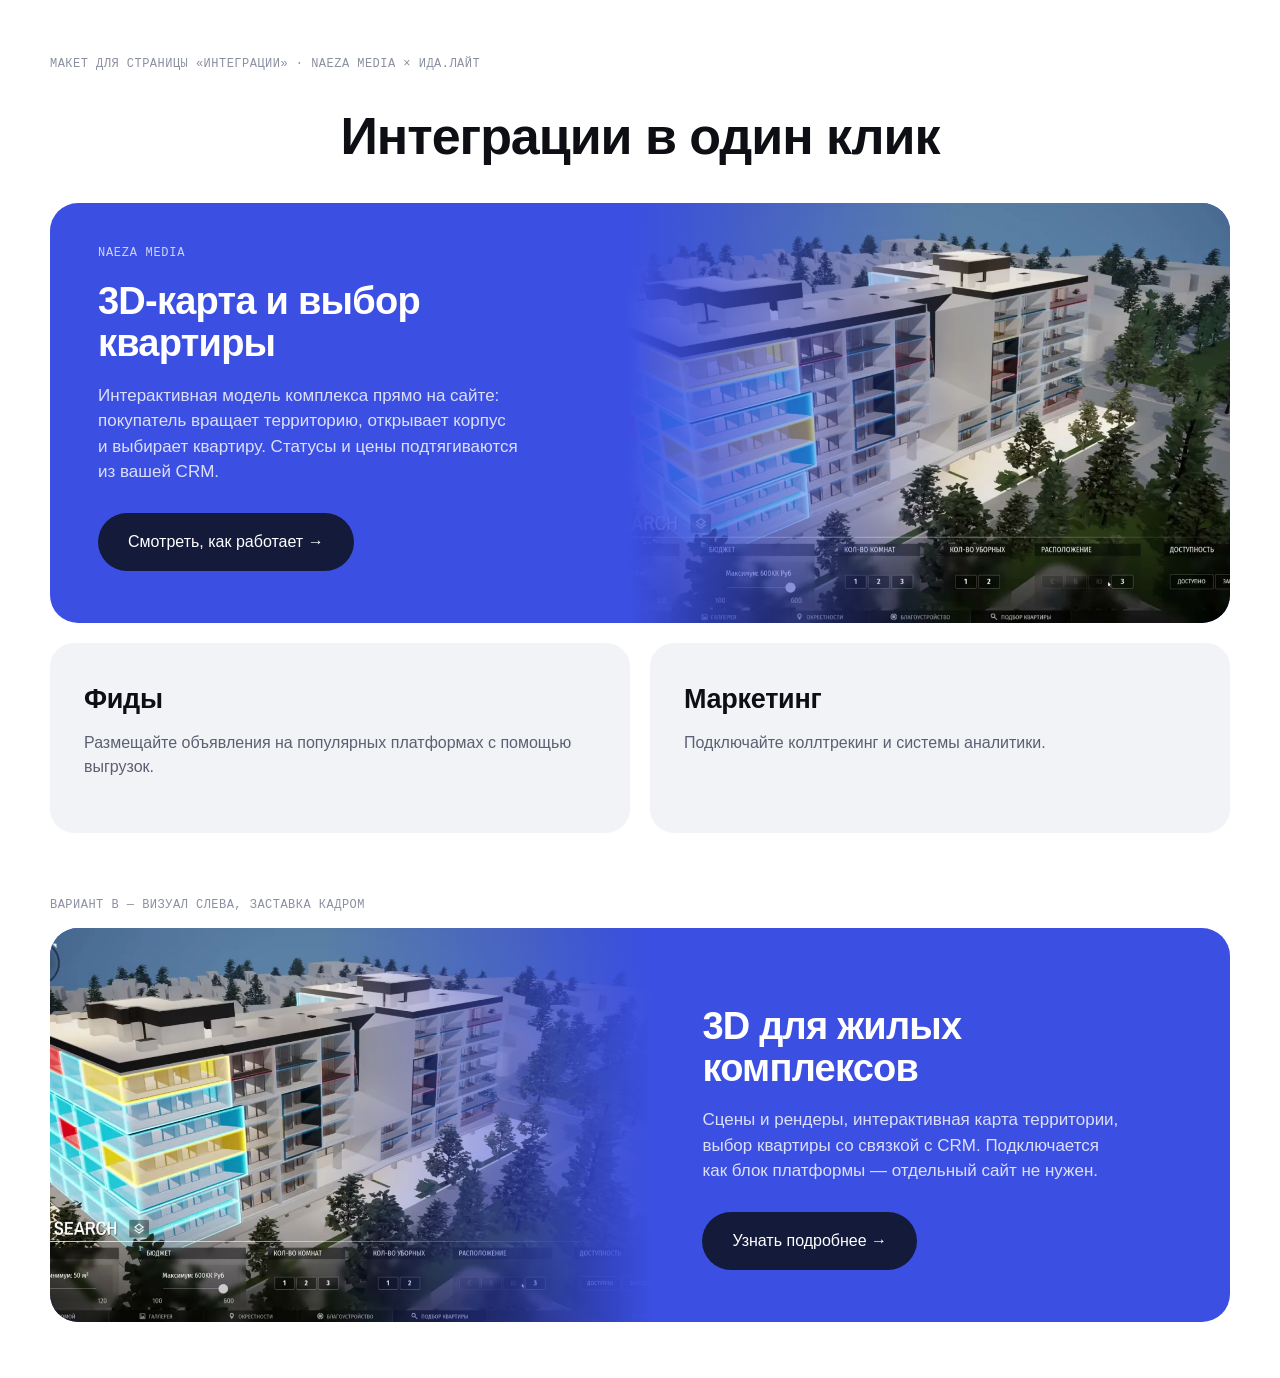
<file: block-idalite.html>
<!doctype html>
<html lang="ru">
<head>
<meta charset="utf-8">
<meta name="robots" content="noindex, nofollow">
<meta name="viewport" content="width=device-width, initial-scale=1">
<title>Блок на страницу «Интеграции» — Naeza Media × Ида.Лайт</title>
<style>
/* Стиль страницы idalite.ru: светлый фон, синие карточки со скруглением,
   крупный гротеск. Шрифты подобраны системные — у них свой, подставится их. */
*{box-sizing:border-box;margin:0;padding:0}
body{background:#fff;color:#0d0f14;
  font:400 17px/1.5 -apple-system,'Inter','Helvetica Neue',Arial,sans-serif;padding:56px 24px}
.page{max-width:1180px;margin:0 auto}
.note{font:500 12px/1.4 monospace;letter-spacing:.04em;text-transform:uppercase;
  color:#8b90a0;margin-bottom:14px}
h1{font-size:52px;line-height:1.05;letter-spacing:-0.02em;font-weight:700;text-align:center;
  margin:36px 0 40px}

/* ---------- сам блок ---------- */
.tile{background:#3b4fe3;border-radius:28px;overflow:hidden;color:#fff;
  display:grid;grid-template-columns:1fr 1.05fr;min-height:390px;position:relative}
.tile .txt{padding:52px 48px;display:flex;flex-direction:column;justify-content:space-between}
.tile h2{font-size:38px;line-height:1.1;letter-spacing:-0.02em;font-weight:700;margin-bottom:18px}
.tile p{font-size:17px;line-height:1.5;color:rgba(255,255,255,.82);max-width:420px}
.tile .btn{display:inline-flex;align-items:center;gap:10px;align-self:flex-start;
  background:#131a3a;color:#fff;border-radius:999px;padding:17px 30px;
  font-size:16px;font-weight:500;text-decoration:none;margin-top:28px;transition:.25s}
.tile .btn:hover{background:#0a0f28}
.tile .vis{position:relative;overflow:hidden}
.tile .vis video,.tile .vis img{position:absolute;inset:0;width:100%;height:100%;
  object-fit:cover;display:block}
.tile .vis::after{content:'';position:absolute;inset:0;
  background:linear-gradient(90deg,#3b4fe3 0%,rgba(59,79,227,.55) 22%,transparent 55%)}
.badge{position:absolute;left:48px;top:44px;font:500 12px/1 monospace;letter-spacing:.06em;
  text-transform:uppercase;color:rgba(255,255,255,.75)}
.tile .txt{padding-top:78px}

/* ---------- соседние блоки для контекста ---------- */
.row{display:grid;grid-template-columns:1fr 1fr;gap:20px;margin-top:20px}
.small{background:#f2f3f7;border-radius:24px;padding:36px 34px;min-height:190px}
.small h3{font-size:27px;font-weight:700;letter-spacing:-0.01em;margin-bottom:12px}
.small p{color:#5b6070;font-size:16px}

/* ---------- вариант B ---------- */
.alt{margin-top:64px}
.alt .tile{grid-template-columns:1.05fr 1fr}
.alt .tile .vis{order:-1}
.alt .tile .vis::after{background:linear-gradient(270deg,#3b4fe3 0%,rgba(59,79,227,.55) 22%,transparent 55%)}
.alt .tile .txt{padding-left:48px}

@media (max-width:900px){
  .tile{grid-template-columns:1fr}
  .tile .vis{min-height:240px;position:relative}
  .row{grid-template-columns:1fr}
  h1{font-size:34px}
  .tile h2{font-size:28px}
}
</style>
</head>
<body>
<div class="page">
  <div class="note">Макет для страницы «Интеграции» · Naeza Media × Ида.Лайт</div>
  <h1>Интеграции в один клик</h1>

  <!-- ВАРИАНТ A: визуал справа -->
  <div class="tile">
    <span class="badge">Naeza Media</span>
    <div class="txt">
      <div>
        <h2>3D-карта и выбор квартиры</h2>
        <p>Интерактивная модель комплекса прямо на сайте: покупатель вращает территорию,
           открывает корпус и выбирает квартиру. Статусы и цены подтягиваются из вашей CRM.</p>
      </div>
      <a class="btn" href="#">Смотреть, как работает →</a>
    </div>
    <div class="vis">
      <video src="media/units-loop.mp4" autoplay muted loop playsinline poster="media/units-still.webp"></video>
    </div>
  </div>

  <!-- соседние блоки страницы, для контекста -->
  <div class="row">
    <div class="small"><h3>Фиды</h3>
      <p>Размещайте объявления на популярных платформах с помощью выгрузок.</p></div>
    <div class="small"><h3>Маркетинг</h3>
      <p>Подключайте коллтрекинг и системы аналитики.</p></div>
  </div>

  <!-- ВАРИАНТ B: визуал слева, статичная заставка -->
  <div class="alt">
    <div class="note">Вариант B — визуал слева, заставка кадром</div>
    <div class="tile">
      <div class="vis"><img src="media/units-still.webp" alt=""></div>
      <div class="txt">
        <div>
          <h2>3D для жилых комплексов</h2>
          <p>Сцены и рендеры, интерактивная карта территории, выбор квартиры со связкой с CRM.
             Подключается как блок платформы — отдельный сайт не нужен.</p>
        </div>
        <a class="btn" href="#">Узнать подробнее →</a>
      </div>
    </div>
  </div>
</div>
</body>
</html>
</file>
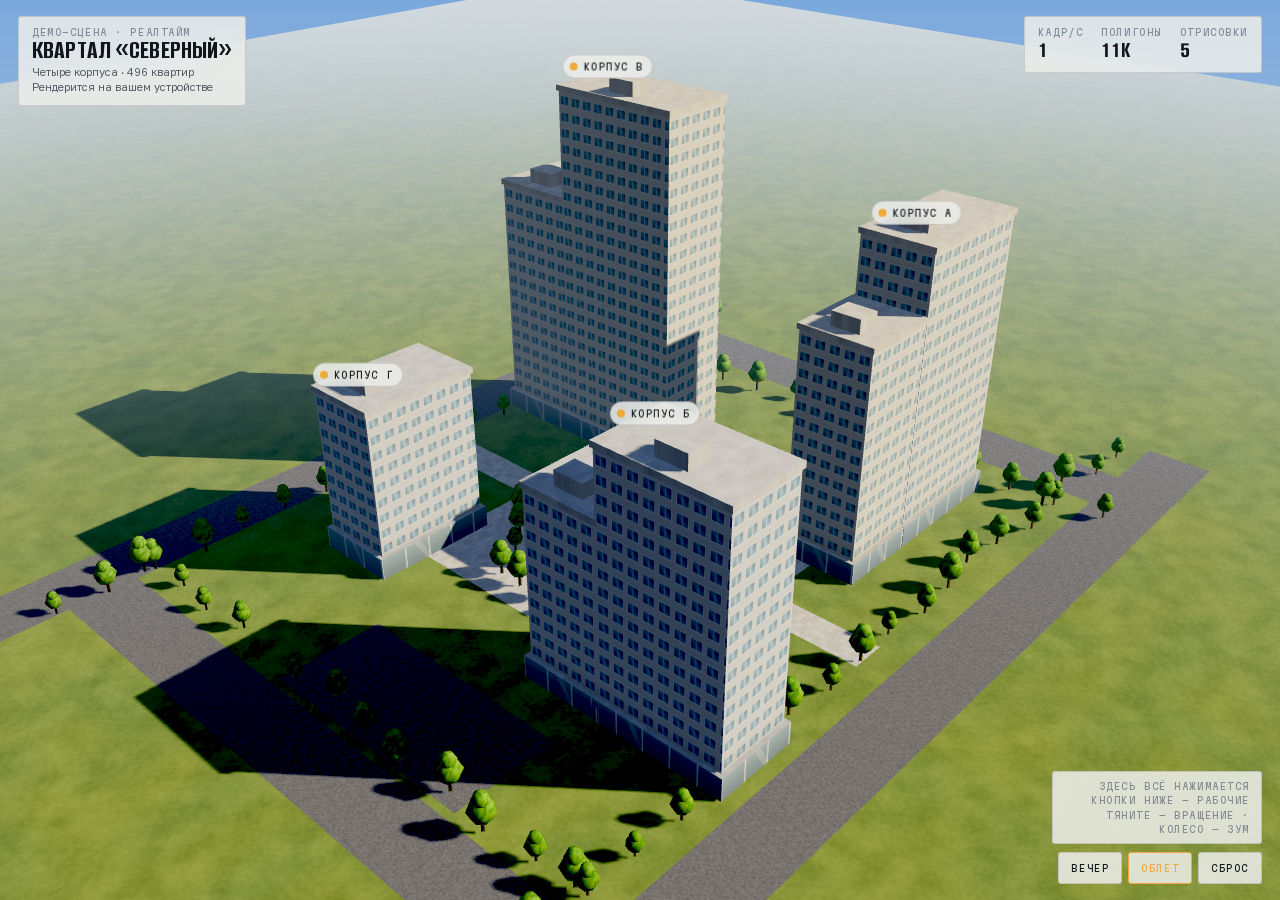
<file: demo/map.html>
<!doctype html>
<html lang="ru">
<head>
<meta charset="utf-8">
<meta name="viewport" content="width=device-width,initial-scale=1,viewport-fit=cover">
<meta name="robots" content="noindex">
<title>3D-карта квартала — демо</title>
<link rel="stylesheet" href="../fonts/fonts.css">
<style>html,body{height:100%;margin:0;padding:0;overflow:hidden;touch-action:none;overscroll-behavior:none}</style>
</head>
<body>
<style>

:root{
  --ink:#0E1116;
  --ink-2:#161B22;
  --line:rgba(255,255,255,.10);
  --fg:#EDEFF2;
  --fg-dim:#9AA1A9;
  --fg-mute:#6B737C;
  --amber:#F0A93B;
  --panel:rgba(14,17,22,.82);
  --ok:#5FBF8E;
  --hold:#E8B84B;
  --sold:#7A828B;
  --radius:3px;
}
:root[data-theme="light"]{
  --ink:#EDEEEA;
  --ink-2:#E2E4DE;
  --line:rgba(14,17,22,.14);
  --fg:#12151A;
  --fg-dim:#565D66;
  --fg-mute:#828A93;
  --panel:rgba(237,238,234,.86);
  --ok:#2E8B5F;
  --hold:#B98A17;
  --sold:#8A9099;
}
@media (prefers-color-scheme:light){
  :root{
    --ink:#EDEEEA; --ink-2:#E2E4DE; --line:rgba(14,17,22,.14);
    --fg:#12151A; --fg-dim:#565D66; --fg-mute:#828A93;
    --panel:rgba(237,238,234,.86);
    --ok:#2E8B5F; --hold:#B98A17; --sold:#8A9099;
  }
  :root[data-theme="dark"]{
    --ink:#0E1116; --ink-2:#161B22; --line:rgba(255,255,255,.10);
    --fg:#EDEFF2; --fg-dim:#9AA1A9; --fg-mute:#6B737C;
    --panel:rgba(14,17,22,.82);
    --ok:#5FBF8E; --hold:#E8B84B; --sold:#7A828B;
  }
}

*{box-sizing:border-box}
.wrap{
  position:relative; width:100%; height:100%; min-height:320px;
  background:var(--ink); color:var(--fg);
  font-family:'Golos Text',system-ui,sans-serif;
  overflow:hidden; user-select:none; -webkit-user-select:none;
  touch-action:none; -webkit-touch-callout:none;
}
#gl{position:absolute; inset:0; width:100%; height:100%; display:block; cursor:grab;
  touch-action:none; -webkit-tap-highlight-color:transparent}
#gl.dragging{cursor:grabbing}
#gl.pointing{cursor:pointer}

.mono{font-family:'Martian Mono',ui-monospace,monospace; font-size:9.5px; letter-spacing:.06em; text-transform:uppercase; color:var(--fg-mute)}

/* ---- top bar ---- */
.top{position:absolute; top:0; left:0; right:0; display:flex; justify-content:space-between;
  align-items:flex-start; gap:16px; padding:16px 18px; pointer-events:none; z-index:5}

.badge{pointer-events:auto; background:var(--panel); backdrop-filter:blur(14px);
  border:1px solid var(--line); border-radius:var(--radius); padding:9px 13px 10px}
.badge h1{font-family:'Alumni Sans',system-ui,sans-serif; font-weight:700; font-size:27px;
  line-height:.9; margin:0 0 3px; letter-spacing:.005em; text-transform:uppercase; text-wrap:balance}
.badge .sub{font-size:11px; color:var(--fg-dim); line-height:1.35}

.metrics{pointer-events:auto; background:var(--panel); backdrop-filter:blur(14px);
  border:1px solid var(--line); border-radius:var(--radius); padding:9px 13px 10px;
  display:grid; grid-template-columns:repeat(3,auto); gap:2px 18px}
.metrics .m{display:flex; flex-direction:column; gap:1px}
.metrics .v{font-family:'Alumni Sans',system-ui,sans-serif; font-weight:700; font-size:23px;
  line-height:1; font-variant-numeric:tabular-nums}
.metrics .v.good{color:var(--ok)}

/* ---- bottom controls ---- */
.bottom{position:absolute; left:0; right:0; bottom:0; padding:16px 18px;
  display:flex; justify-content:space-between; align-items:flex-end; gap:14px;
  pointer-events:none; z-index:5}

.card{pointer-events:none; background:var(--panel); backdrop-filter:blur(14px);
  border:1px solid var(--line); border-radius:var(--radius);
  width:272px; padding:14px 15px 15px; opacity:0; transform:translateY(8px);
  visibility:hidden;
  transition:opacity .28s ease, transform .28s ease, visibility 0s .28s}
/* while hidden the card must not sit on top of the scene swallowing touches */
.card.on{opacity:1; transform:none; visibility:visible; pointer-events:auto; transition-delay:0s}
.card .x{position:absolute; right:8px; top:8px; width:30px; height:30px; padding:0;
  display:flex; align-items:center; justify-content:center; cursor:pointer;
  background:transparent; border:1px solid var(--line); border-radius:50%;
  transition:border-color .16s, background-color .16s}
.card .x svg{width:13px; height:13px; stroke:var(--fg-dim); stroke-width:2; fill:none; stroke-linecap:round}
.card .x:hover{border-color:var(--amber)}
.card .x:hover svg{stroke:var(--amber)}
.card .x:focus-visible{outline:2px solid var(--amber); outline-offset:2px}
.card h2{font-family:'Alumni Sans',system-ui,sans-serif; font-weight:700; font-size:33px;
  line-height:.88; margin:5px 0 10px; text-transform:uppercase}
.rows{display:flex; flex-direction:column; gap:0; margin-bottom:12px}
.row{display:flex; justify-content:space-between; align-items:baseline; gap:10px;
  padding:6px 0; border-bottom:1px solid var(--line); font-size:12.5px}
.row:last-child{border-bottom:0}
.row .k{color:var(--fg-dim)}
.row .val{font-variant-numeric:tabular-nums; font-weight:600}
.bar{display:flex; height:5px; border-radius:2px; overflow:hidden; margin-bottom:7px}
.bar i{display:block; height:100%}
.legend{display:flex; gap:11px; flex-wrap:wrap; margin-bottom:12px}
.legend span{display:flex; align-items:center; gap:4px; font-size:10.5px; color:var(--fg-dim)}
.legend i{width:7px; height:7px; border-radius:1px; display:block}
.cta{display:block; width:100%; text-align:center; padding:9px; border-radius:2px;
  border:0; background:var(--amber); color:#12151A; font-family:'Golos Text',sans-serif;
  font-weight:600; font-size:12.5px; cursor:pointer; transition:filter .16s ease}
.cta:hover{filter:brightness(1.08)}
.cta:active{filter:brightness(.95)}

.tools{pointer-events:auto; display:flex; flex-direction:column; align-items:flex-end; gap:8px}
.hint{background:var(--panel); backdrop-filter:blur(14px); border:1px solid var(--line);
  border-radius:var(--radius); padding:7px 11px; max-width:210px; text-align:right; line-height:1.5}
.btns{display:flex; gap:6px}
.btn{pointer-events:auto; background:var(--panel); backdrop-filter:blur(14px);
  border:1px solid var(--line); border-radius:var(--radius); color:var(--fg);
  font-family:'Martian Mono',ui-monospace,monospace; font-size:9.5px; letter-spacing:.06em;
  text-transform:uppercase; padding:9px 12px; cursor:pointer; transition:border-color .16s, color .16s}
.btn:hover{border-color:var(--amber); color:var(--amber)}
.btn.on{border-color:var(--amber); color:var(--amber)}
.btn:focus-visible, .cta:focus-visible{outline:2px solid var(--amber); outline-offset:2px}

/* ---- clickable pins floating over each block ---- */
.pins{position:absolute; inset:0; pointer-events:none; z-index:4}
.pin{position:absolute; left:0; top:0; pointer-events:auto; cursor:pointer;
  display:flex; align-items:center; gap:6px; padding:5px 9px 5px 6px;
  background:var(--panel); backdrop-filter:blur(10px);
  border:1px solid var(--line); border-radius:100px;
  font-family:'Martian Mono',ui-monospace,monospace; font-size:9.5px; letter-spacing:.04em;
  text-transform:uppercase; color:var(--fg); white-space:nowrap;
  transform:translate(-50%,-50%); transition:border-color .16s, color .16s, opacity .2s}
.pin:hover, .pin.on{border-color:var(--amber); color:var(--amber)}
.pin i{width:8px; height:8px; border-radius:50%; background:var(--amber); flex:none; position:relative}
.pin i::after{content:''; position:absolute; inset:-4px; border-radius:50%;
  border:1px solid var(--amber); opacity:0}
.pins.idle .pin i::after{animation:ping 2.1s ease-out infinite}
@keyframes ping{0%{transform:scale(.6); opacity:.85} 70%{transform:scale(1.9); opacity:0} 100%{opacity:0}}
.pin.hidden{opacity:0; pointer-events:none}
.pin:focus-visible{outline:2px solid var(--amber); outline-offset:2px}
@media (prefers-reduced-motion:reduce){ .pins.idle .pin i::after{animation:none; opacity:.5} }
@media (max-width:720px){ .pin{font-size:8.5px; padding:4px 7px 4px 5px} }

.loader{position:absolute; inset:0; display:flex; align-items:center; justify-content:center;
  background:var(--ink); z-index:10; transition:opacity .5s ease}
.loader.off{opacity:0; pointer-events:none}
.loader .l{font-family:'Alumni Sans',system-ui,sans-serif; font-weight:700; font-size:34px;
  text-transform:uppercase; color:var(--fg-mute)}

.fallback{position:absolute; inset:0; display:none; align-items:center; justify-content:center;
  padding:32px; text-align:center; z-index:11; background:var(--ink)}
.fallback p{max-width:380px; line-height:1.6; color:var(--fg-dim); font-size:14px}

@media (max-width:720px){
  .top{padding:11px 12px; gap:8px}
  .metrics{gap:1px 10px; padding:7px 9px}
  .metrics .v{font-size:17px}
  .metrics .mono{font-size:8px; letter-spacing:.03em}
  .badge{padding:7px 10px 8px}
  .badge h1{font-size:19px}
  .badge .sub{display:none}
  .bottom{flex-direction:column; align-items:stretch; padding:12px}
  .tools{align-items:stretch; transition:opacity .22s ease, transform .22s ease}

  /* the card becomes a bottom sheet: slides up from the edge, stays compact */
  .card{position:absolute; left:0; right:0; bottom:0; width:auto;
    border-left:0; border-right:0; border-bottom:0; border-radius:4px 4px 0 0;
    padding:13px 14px calc(13px + env(safe-area-inset-bottom, 0px));
    transform:translateY(101%);
    transition:transform .3s cubic-bezier(.22,.7,.3,1), opacity .2s ease, visibility 0s .3s}
  .card.on{transform:translateY(0); transition-delay:0s}
  .card h2{font-size:26px; margin:3px 0 8px}
  .card .row{padding:5px 0; font-size:12px}
  .card .rows{margin-bottom:10px}
  .card .legend{gap:8px; margin-bottom:10px; font-size:10px}
  .card .x{width:34px; height:34px; right:10px; top:10px}
  /* while the sheet is up the controls step aside instead of hiding under it */
  .wrap.picked .tools{opacity:0; pointer-events:none; transform:translateY(10px)}
  .hint{max-width:none; text-align:center; padding:6px 10px;
    display:flex; flex-wrap:wrap; justify-content:center; gap:2px 10px}
  .hint br{display:none}
  .hint span{white-space:nowrap}
  .hint span + span::before{content:'· '; color:var(--fg-mute)}
  .btns{justify-content:stretch}
  .btn{flex:1}
}
/* narrow screens: the metric block collapses to one compact row of figures */
@media (max-width:560px){
  .top{align-items:center}
  .badge{flex:0 1 auto; min-width:0}
  .metrics{flex:none; display:flex; align-items:baseline; gap:8px; padding:6px 9px}
  .metrics .m{flex-direction:row; align-items:baseline; gap:3px}
  .metrics .m .mono{display:none}
  .metrics .m::after{font-family:'Martian Mono',ui-monospace,monospace; font-size:8px;
    color:var(--fg-mute); letter-spacing:.03em}
  .metrics .m:nth-child(1)::after{content:'FPS'}
  .metrics .m:nth-child(2)::after{content:'ПОЛИГ'}
  .metrics .m:nth-child(3){display:none}   /* no room for draw calls next to the title */
  .metrics .v{font-size:15px}
}
@media (prefers-reduced-motion:reduce){
  .card{transition:none}
}
</style>

<div class="wrap">
  <canvas id="gl"></canvas>
  <div class="pins idle" id="pins"></div>

  <div class="loader" id="loader"><div class="l">Сборка сцены</div></div>
  <div class="fallback" id="fallback">
    <p>Этот браузер не поддерживает WebGL2. Демо-сцена рендерится видеокартой устройства — включите аппаратное ускорение или откройте страницу в Chrome, Safari или Firefox.</p>
  </div>

  <div class="top">
    <div class="badge">
      <div class="mono">Демо-сцена · реалтайм</div>
      <h1>Квартал «Северный»</h1>
      <div class="sub">Четыре корпуса · 496 квартир<br>Рендерится на вашем устройстве</div>
    </div>
    <div class="metrics">
      <div class="m"><span class="mono">Кадр/с</span><span class="v good" id="mFps">—</span></div>
      <div class="m"><span class="mono">Полигоны</span><span class="v" id="mTris">—</span></div>
      <div class="m"><span class="mono">Отрисовки</span><span class="v" id="mDraws">—</span></div>
    </div>
  </div>

  <div class="bottom">
    <div class="card" id="card">
      <button class="x" id="cClose" type="button" aria-label="Закрыть карточку">
        <svg viewBox="0 0 24 24" aria-hidden="true"><path d="M6 6l12 12M18 6L6 18"/></svg>
      </button>
      <div class="mono" id="cLabel">Корпус</div>
      <h2 id="cName">—</h2>
      <div class="rows">
        <div class="row"><span class="k">Этажей</span><span class="val" id="cFloors">—</span></div>
        <div class="row"><span class="k">Квартир</span><span class="val" id="cFlats">—</span></div>
        <div class="row"><span class="k">Цена от</span><span class="val" id="cPrice">—</span></div>
        <div class="row"><span class="k">Срок сдачи</span><span class="val" id="cDate">—</span></div>
      </div>
      <div class="bar" id="cBar"></div>
      <div class="legend">
        <span><i style="background:var(--ok)"></i>свободно <b id="cFree">—</b></span>
        <span><i style="background:var(--hold)"></i>бронь <b id="cHold">—</b></span>
        <span><i style="background:var(--sold)"></i>продано <b id="cSold">—</b></span>
      </div>
      <button class="cta" id="cCta">Выбрать квартиру</button>
    </div>

    <div class="tools">
      <div class="hint mono"><span>Здесь всё нажимается</span><br><span>Кнопки ниже — рабочие</span><br><span>Тяните — вращение · колесо — зум</span></div>
      <div class="btns">
        <button class="btn" id="bTime">Вечер</button>
        <button class="btn" id="bOrbit">Облёт</button>
        <button class="btn" id="bReset">Сброс</button>
      </div>
    </div>
  </div>
</div>

<script>
(function(){
"use strict";

const canvas = document.getElementById('gl');
const gl = canvas.getContext('webgl2', {antialias:true, alpha:false, powerPreference:'high-performance'});
if(!gl){ document.getElementById('fallback').style.display='flex'; document.getElementById('loader').classList.add('off'); return; }

const REDUCED = window.matchMedia('(prefers-reduced-motion: reduce)').matches;

/* ============================ math ============================ */
const M4 = {
  ident(){ return new Float32Array([1,0,0,0, 0,1,0,0, 0,0,1,0, 0,0,0,1]); },
  mul(a,b,out){
    out = out || new Float32Array(16);
    for(let i=0;i<4;i++){
      const a0=a[i],a1=a[i+4],a2=a[i+8],a3=a[i+12];
      out[i]    = a0*b[0]  + a1*b[1]  + a2*b[2]  + a3*b[3];
      out[i+4]  = a0*b[4]  + a1*b[5]  + a2*b[6]  + a3*b[7];
      out[i+8]  = a0*b[8]  + a1*b[9]  + a2*b[10] + a3*b[11];
      out[i+12] = a0*b[12] + a1*b[13] + a2*b[14] + a3*b[15];
    }
    return out;
  },
  persp(fovy, aspect, near, far){
    const f = 1/Math.tan(fovy/2), nf = 1/(near-far);
    return new Float32Array([f/aspect,0,0,0, 0,f,0,0, 0,0,(far+near)*nf,-1, 0,0,2*far*near*nf,0]);
  },
  ortho(l,r,b,t,n,f){
    return new Float32Array([
      2/(r-l),0,0,0,
      0,2/(t-b),0,0,
      0,0,-2/(f-n),0,
      -(r+l)/(r-l), -(t+b)/(t-b), -(f+n)/(f-n), 1
    ]);
  },
  look(eye, at, up){
    let zx=eye[0]-at[0], zy=eye[1]-at[1], zz=eye[2]-at[2];
    let l = Math.hypot(zx,zy,zz) || 1; zx/=l; zy/=l; zz/=l;
    let xx = up[1]*zz - up[2]*zy, xy = up[2]*zx - up[0]*zz, xz = up[0]*zy - up[1]*zx;
    l = Math.hypot(xx,xy,xz) || 1; xx/=l; xy/=l; xz/=l;
    const yx = zy*xz - zz*xy, yy = zz*xx - zx*xz, yz = zx*xy - zy*xx;
    return new Float32Array([
      xx,yx,zx,0, xy,yy,zy,0, xz,yz,zz,0,
      -(xx*eye[0]+xy*eye[1]+xz*eye[2]),
      -(yx*eye[0]+yy*eye[1]+yz*eye[2]),
      -(zx*eye[0]+zy*eye[1]+zz*eye[2]), 1
    ]);
  }
};
const clamp = (v,a,b)=> v<a?a:(v>b?b:v);
const lerp = (a,b,t)=> a+(b-a)*t;

/* ============================ scene data ============================ */
const BUILDINGS = [
  { id:1, name:'Корпус А', floors:17, flats:136, free:34, hold:11, price:'4,9 млн ₽', date:'IV кв. 2027',
    x:-38, z:-30, w:44, d:15, rot:0, steps:[[0,1,17],[1,0.62,13]] },
  { id:2, name:'Корпус Б', floors:14, flats:112, free:21, hold:8,  price:'5,2 млн ₽', date:'II кв. 2027',
    x:34, z:-34, w:15, d:40, rot:0, steps:[[0,1,14],[1,0.7,10]] },
  { id:3, name:'Корпус В', floors:22, flats:176, free:58, hold:17, price:'4,6 млн ₽', date:'III кв. 2028',
    x:-30, z:36, w:16, d:46, rot:0, steps:[[0,1,22],[1,0.55,15]] },
  { id:4, name:'Корпус Г', floors:9,  flats:72,  free:12, hold:5,  price:'6,8 млн ₽', date:'I кв. 2027',
    x:36, z:34, w:38, d:15, rot:0, steps:[[0,1,9]] }
];
const FLOOR_H = 3.2;

/* ============================ geometry builder ============================ */
function Mesh(){ this.p=[]; this.n=[]; this.uv=[]; this.a=[]; this.idx=[]; this.count=0; }
Mesh.prototype.vert = function(px,py,pz, nx,ny,nz, u,v, type, id){
  this.p.push(px,py,pz); this.n.push(nx,ny,nz); this.uv.push(u,v); this.a.push(type,id);
  return this.count++;
};
Mesh.prototype.quad = function(v0,v1,v2,v3){ this.idx.push(v0,v1,v2, v0,v2,v3); };

// axis-aligned box; type: 0 facade, 1 concrete/roof, 2 glass, 3 ground-ish
function addBox(m, cx,cy,cz, sx,sy,sz, type, id, uScale, skipBottom){
  const hx=sx/2, hy=sy/2, hz=sz/2;
  const x0=cx-hx, x1=cx+hx, y0=cy-hy, y1=cy+hy, z0=cz-hz, z1=cz+hz;
  const us = uScale || 1;
  // one texture tile = 4 window modules (12 m) x 4 floors (12.8 m)
  const uW = sx/12.0*us, uD = sz/12.0*us, uH = sy/(FLOOR_H*4);

  // +z / -z  (uv: width x height)
  let a=m.vert(x0,y0,z1, 0,0,1, 0,0, type,id),
      b=m.vert(x1,y0,z1, 0,0,1, uW,0, type,id),
      c=m.vert(x1,y1,z1, 0,0,1, uW,uH, type,id),
      d=m.vert(x0,y1,z1, 0,0,1, 0,uH, type,id);
  m.quad(a,b,c,d);
  a=m.vert(x1,y0,z0, 0,0,-1, 0,0, type,id);
  b=m.vert(x0,y0,z0, 0,0,-1, uW,0, type,id);
  c=m.vert(x0,y1,z0, 0,0,-1, uW,uH, type,id);
  d=m.vert(x1,y1,z0, 0,0,-1, 0,uH, type,id);
  m.quad(a,b,c,d);
  // +x / -x
  a=m.vert(x1,y0,z1, 1,0,0, 0,0, type,id);
  b=m.vert(x1,y0,z0, 1,0,0, uD,0, type,id);
  c=m.vert(x1,y1,z0, 1,0,0, uD,uH, type,id);
  d=m.vert(x1,y1,z1, 1,0,0, 0,uH, type,id);
  m.quad(a,b,c,d);
  a=m.vert(x0,y0,z0, -1,0,0, 0,0, type,id);
  b=m.vert(x0,y0,z1, -1,0,0, uD,0, type,id);
  c=m.vert(x0,y1,z1, -1,0,0, uD,uH, type,id);
  d=m.vert(x0,y1,z0, -1,0,0, 0,uH, type,id);
  m.quad(a,b,c,d);
  // top
  a=m.vert(x0,y1,z1, 0,1,0, 0,0, 1,id);
  b=m.vert(x1,y1,z1, 0,1,0, uW,0, 1,id);
  c=m.vert(x1,y1,z0, 0,1,0, uW,uD, 1,id);
  d=m.vert(x0,y1,z0, 0,1,0, 0,uD, 1,id);
  m.quad(a,b,c,d);
  if(!skipBottom){
    a=m.vert(x0,y0,z0, 0,-1,0, 0,0, 1,id);
    b=m.vert(x1,y0,z0, 0,-1,0, uW,0, 1,id);
    c=m.vert(x1,y0,z1, 0,-1,0, uW,uD, 1,id);
    d=m.vert(x0,y0,z1, 0,-1,0, 0,uD, 1,id);
    m.quad(a,b,c,d);
  }
}

function addPlate(m, cx,cy,cz, sx,sz, type, id, uScale){
  const hx=sx/2, hz=sz/2, us=uScale||1;
  const a=m.vert(cx-hx,cy,cz+hz, 0,1,0, 0,0, type,id),
        b=m.vert(cx+hx,cy,cz+hz, 0,1,0, sx/us,0, type,id),
        c=m.vert(cx+hx,cy,cz-hz, 0,1,0, sx/us,sz/us, type,id),
        d=m.vert(cx-hx,cy,cz-hz, 0,1,0, 0,sz/us, type,id);
  m.quad(a,b,c,d);
}

/* ---- build the estate ---- */
const world = new Mesh();
const boxes = []; // for raycast picking: {min,max,id}

function pushAABB(cx,cy,cz,sx,sy,sz,id){
  boxes.push({min:[cx-sx/2, cy-sy/2, cz-sz/2], max:[cx+sx/2, cy+sy/2, cz+sz/2], id:id});
}

// ground — oversized so the horizon dissolves into fog instead of ending in mid-air
addPlate(world, 0,-0.02,0, 900,900, 3, 0, 12);
addPlate(world, 0,0,0, 260,200, 3, 0, 12);

// courtyard paving + paths
addPlate(world, 0,0.04,0, 62,58, 4, 0, 6);
addPlate(world, 0,0.05,-64, 200,13, 5, 0, 8);   // main road north
addPlate(world, 0,0.05,66, 200,13, 5, 0, 8);    // road south
addPlate(world, -78,0.05,0, 13,140, 5, 0, 8);   // road west
addPlate(world, 78,0.05,0, 13,140, 5, 0, 8);    // road east
addPlate(world, 0,0.06,-30, 7,44, 4, 0, 5);
addPlate(world, 0,0.06,30, 7,44, 4, 0, 5);
// playground
addPlate(world, -14,0.07,4, 20,16, 6, 0, 5);
// parking bays
addPlate(world, 60,0.06,-6, 20,44, 5, 0, 4);

// buildings
for(const B of BUILDINGS){
  const stepCount = B.steps.length;
  for(let s=0;s<stepCount;s++){
    const [off, frac, fl] = B.steps[s];
    const h = fl*FLOOR_H;
    const isCross = B.w > B.d;
    const segW = isCross ? B.w*(s===0?0.62:0.38) : B.w;
    const segD = isCross ? B.d : B.d*(s===0?0.62:0.38);
    const cx = isCross ? B.x - B.w/2 + (s===0? segW/2 : B.w - segW/2) : B.x;
    const cz = isCross ? B.z : B.z - B.d/2 + (s===0? segD/2 : B.d - segD/2);
    // stylobate (commercial ground floor, glass)
    addBox(world, cx, 2.2, cz, segW+1.6, 4.4, segD+1.6, 2, B.id, 1, true);
    // main volume
    addBox(world, cx, 4.4 + h/2, cz, segW, h, segD, 0, B.id, 1, true);
    // parapet
    addBox(world, cx, 4.4 + h + 0.55, cz, segW+0.7, 1.1, segD+0.7, 1, B.id, 1, true);
    // rooftop tech block
    addBox(world, cx + segW*0.2, 4.4 + h + 2.3, cz, Math.min(segW*0.3, 7), 3.2, Math.min(segD*0.4, 6), 1, B.id, 1, true);
    pushAABB(cx, (4.4+h+1.2)/2, cz, segW+1.6, 4.4+h+2.4, segD+1.6, B.id);
  }
}

// trees (instanced separately) — positions
const trees = [];
(function seedTrees(){
  let seed = 20260818;
  const rnd = ()=> (seed = (seed*1664525 + 1013904223) >>> 0) / 4294967296;
  const spots = [];
  // courtyard ring
  for(let i=0;i<26;i++){
    const a = i/26*Math.PI*2;
    spots.push([Math.cos(a)*(24+rnd()*5), Math.sin(a)*(22+rnd()*5)]);
  }
  // along roads
  for(let i=0;i<20;i++){ spots.push([-92+i*9.4, -54+rnd()*4]); }
  for(let i=0;i<20;i++){ spots.push([-92+i*9.4, 56+rnd()*4]); }
  for(let i=0;i<14;i++){ spots.push([-68+rnd()*4, -62+i*9.4]); }
  for(let i=0;i<14;i++){ spots.push([66+rnd()*4, -62+i*9.4]); }
  for(const [x,z] of spots){
    // skip if inside a building footprint
    let bad=false;
    for(const b of boxes){
      if(x> b.min[0]-3 && x< b.max[0]+3 && z> b.min[2]-3 && z< b.max[2]+3){ bad=true; break; }
    }
    if(bad) continue;
    trees.push({x:x, z:z, s:0.8+rnd()*0.55, r:rnd()*6.28});
  }
})();

/* ============================ textures ============================ */
function makeFacade(night){
  const S = 1024, c = document.createElement('canvas');
  c.width = c.height = S;
  const g = c.getContext('2d');
  const MOD = 4;               // 4 window modules across, 4 floors up
  const cw = S/MOD, ch = S/MOD;

  if(night){ g.fillStyle = '#000000'; g.fillRect(0,0,S,S); }
  else {
    // concrete base with subtle vertical banding
    g.fillStyle = '#93938E'; g.fillRect(0,0,S,S);
    for(let i=0;i<2600;i++){
      const x=Math.random()*S, y=Math.random()*S;
      g.fillStyle = 'rgba(0,0,0,'+(Math.random()*0.06)+')';
      g.fillRect(x,y,Math.random()*7+1,Math.random()*2+1);
    }
  }

  let seed = 991;
  const rnd = ()=> (seed = (seed*1103515245 + 12345) >>> 0) / 4294967296;

  for(let fy=0; fy<MOD; fy++){
    for(let fx=0; fx<MOD; fx++){
      const x = fx*cw, y = fy*ch;
      const wx = x + cw*0.14, wy = y + ch*0.16, ww = cw*0.72, wh = ch*0.56;
      const lit = rnd();
      if(night){
        if(lit > 0.42){
          const warm = lit > 0.86 ? '#FFE3AE' : (lit>0.62 ? '#FFCE86' : '#F5B45F');
          const grd = g.createLinearGradient(wx, wy, wx, wy+wh);
          grd.addColorStop(0, warm); grd.addColorStop(1, 'rgba(240,169,59,0.62)');
          g.fillStyle = grd; g.fillRect(wx, wy, ww, wh);
          // curtain silhouette
          if(rnd()>0.62){ g.fillStyle='rgba(60,35,10,0.34)'; g.fillRect(wx, wy, ww*(0.2+rnd()*0.3), wh); }
        }
        // balcony rail glow spill
        if(fy%2===1 && rnd()>0.55){
          g.fillStyle='rgba(240,169,59,0.10)';
          g.fillRect(x+cw*0.06, y+ch*0.74, cw*0.88, ch*0.12);
        }
      } else {
        // glass — darker and bluer so windows read as openings, not grey patches
        const grd = g.createLinearGradient(wx, wy, wx+ww, wy+wh);
        grd.addColorStop(0, '#2C3E4C'); grd.addColorStop(0.5, '#4E6A7B'); grd.addColorStop(1, '#22313C');
        g.fillStyle = grd; g.fillRect(wx, wy, ww, wh);
        // frame
        g.strokeStyle = '#D2D1CB'; g.lineWidth = Math.max(2, cw*0.028);
        g.strokeRect(wx, wy, ww, wh);
        // mullion
        g.beginPath(); g.moveTo(wx+ww*0.5, wy); g.lineTo(wx+ww*0.5, wy+wh); g.stroke();
        // reveal shadow under sill
        g.fillStyle='rgba(0,0,0,0.13)'; g.fillRect(wx, wy+wh, ww, ch*0.045);
        // balcony slab every other floor
        if(fy%2===1){
          g.fillStyle = '#9A9C99'; g.fillRect(x+cw*0.06, y+ch*0.74, cw*0.88, ch*0.10);
          g.fillStyle = 'rgba(0,0,0,0.16)'; g.fillRect(x+cw*0.06, y+ch*0.84, cw*0.88, ch*0.03);
          g.strokeStyle='rgba(80,86,90,0.75)'; g.lineWidth=Math.max(1.4,cw*0.014);
          for(let b=0;b<9;b++){
            const bx = x+cw*0.08 + b*(cw*0.84/8);
            g.beginPath(); g.moveTo(bx, y+ch*0.60); g.lineTo(bx, y+ch*0.74); g.stroke();
          }
        }
        // floor slab line
        g.fillStyle='rgba(0,0,0,0.07)'; g.fillRect(x, y+ch-2, cw, 2);
      }
    }
  }
  return c;
}

function makeGlass(){
  const S=512, c=document.createElement('canvas'); c.width=c.height=S;
  const g=c.getContext('2d');
  const grd=g.createLinearGradient(0,0,0,S);
  grd.addColorStop(0,'#43555F'); grd.addColorStop(0.5,'#6E8794'); grd.addColorStop(1,'#33424B');
  g.fillStyle=grd; g.fillRect(0,0,S,S);
  g.strokeStyle='rgba(226,226,220,0.85)'; g.lineWidth=6;
  for(let i=0;i<=4;i++){ const x=i*S/4; g.beginPath(); g.moveTo(x,0); g.lineTo(x,S); g.stroke(); }
  g.lineWidth=5; g.beginPath(); g.moveTo(0,S*0.78); g.lineTo(S,S*0.78); g.stroke();
  g.strokeStyle='rgba(255,255,255,0.16)'; g.lineWidth=26;
  g.beginPath(); g.moveTo(-S*0.1,S); g.lineTo(S*0.55,-S*0.1); g.stroke();
  return c;
}

function texFrom(cnv, aniso){
  const t = gl.createTexture();
  gl.bindTexture(gl.TEXTURE_2D, t);
  gl.texImage2D(gl.TEXTURE_2D, 0, gl.RGBA, gl.RGBA, gl.UNSIGNED_BYTE, cnv);
  gl.generateMipmap(gl.TEXTURE_2D);
  gl.texParameteri(gl.TEXTURE_2D, gl.TEXTURE_WRAP_S, gl.REPEAT);
  gl.texParameteri(gl.TEXTURE_2D, gl.TEXTURE_WRAP_T, gl.REPEAT);
  gl.texParameteri(gl.TEXTURE_2D, gl.TEXTURE_MIN_FILTER, gl.LINEAR_MIPMAP_LINEAR);
  gl.texParameteri(gl.TEXTURE_2D, gl.TEXTURE_MAG_FILTER, gl.LINEAR);
  const ext = gl.getExtension('EXT_texture_filter_anisotropic');
  if(ext){
    const max = gl.getParameter(ext.MAX_TEXTURE_MAX_ANISOTROPY_EXT);
    gl.texParameterf(gl.TEXTURE_2D, ext.TEXTURE_MAX_ANISOTROPY_EXT, Math.min(8, max));
  }
  return t;
}

/* ============================ shaders ============================ */
function sh(type, src){
  const s = gl.createShader(type);
  gl.shaderSource(s, src); gl.compileShader(s);
  if(!gl.getShaderParameter(s, gl.COMPILE_STATUS)) throw new Error(gl.getShaderInfoLog(s));
  return s;
}
function prog(vs, fs){
  const p = gl.createProgram();
  gl.attachShader(p, sh(gl.VERTEX_SHADER, vs));
  gl.attachShader(p, sh(gl.FRAGMENT_SHADER, fs));
  gl.linkProgram(p);
  if(!gl.getProgramParameter(p, gl.LINK_STATUS)) throw new Error(gl.getProgramInfoLog(p));
  return p;
}

const V_MAIN = `#version 300 es
precision highp float;
layout(location=0) in vec3 aPos;
layout(location=1) in vec3 aNor;
layout(location=2) in vec2 aUV;
layout(location=3) in vec2 aAttr;      // x=type, y=buildingId
layout(location=4) in vec4 aInst;      // x,z,scale,rot (instanced only)
uniform mat4 uVP, uLightVP;
uniform int uInstanced;
out vec3 vW; out vec3 vN; out vec2 vUV; out vec2 vA; out vec4 vLP;
void main(){
  vec3 p = aPos; vec3 n = aNor;
  if(uInstanced==1){
    float s = aInst.z, r = aInst.w;
    float cs = cos(r), sn = sin(r);
    p = vec3(p.x*cs - p.z*sn, p.y, p.x*sn + p.z*cs) * s;
    n = vec3(n.x*cs - n.z*sn, n.y, n.x*sn + n.z*cs);
    p += vec3(aInst.x, 0.0, aInst.y);
  }
  vW = p; vN = normalize(n); vUV = aUV; vA = aAttr;
  vLP = uLightVP * vec4(p,1.0);
  gl_Position = uVP * vec4(p,1.0);
}`;

const F_MAIN = `#version 300 es
precision highp float;
in vec3 vW; in vec3 vN; in vec2 vUV; in vec2 vA; in vec4 vLP;
uniform sampler2D uFacade, uNight, uGlass;
uniform highp sampler2DShadow uShadow;
uniform vec3 uSunDir, uSunCol, uSkyCol, uGroundCol, uCam, uFogCol;
uniform float uNightMix, uSelected, uHover, uShadowTexel;
out vec4 frag;

float hash(vec2 p){ return fract(sin(dot(p, vec2(127.1,311.7)))*43758.5453); }
float noise(vec2 p){
  vec2 i = floor(p), f = fract(p);
  f = f*f*(3.0-2.0*f);
  return mix(mix(hash(i), hash(i+vec2(1,0)), f.x), mix(hash(i+vec2(0,1)), hash(i+vec2(1,1)), f.x), f.y);
}
float shadowAt(){
  vec3 pc = vLP.xyz / vLP.w * 0.5 + 0.5;
  if(pc.z > 1.0 || pc.x < 0.0 || pc.x > 1.0 || pc.y < 0.0 || pc.y > 1.0) return 1.0;
  float bias = 0.0016;
  float s = 0.0;
  for(int y=-1; y<=1; y++)
    for(int x=-1; x<=1; x++)
      s += texture(uShadow, vec3(pc.xy + vec2(float(x),float(y))*uShadowTexel, pc.z - bias));
  return s/9.0;
}
vec3 aces(vec3 x){
  return clamp((x*(2.51*x+0.03))/(x*(2.43*x+0.59)+0.14), 0.0, 1.0);
}
void main(){
  int type = int(vA.x + 0.5);
  vec3 N = normalize(vN);
  vec3 albedo; float rough = 0.85; vec3 emis = vec3(0.0);

  if(type == 0){                                  // facade
    albedo = texture(uFacade, vUV).rgb;
    vec3 nightTex = texture(uNight, vUV).rgb;
    emis = nightTex * uNightMix * 1.5;
    rough = 0.55;
  } else if(type == 2){                           // stylobate glass
    albedo = texture(uGlass, vUV * vec2(0.55)).rgb;
    emis = vec3(1.0, 0.78, 0.46) * uNightMix * 0.42 * step(0.35, noise(floor(vUV*vec2(3.0,1.0))));
    rough = 0.16;
  } else if(type == 1){                           // concrete / roof
    float g = noise(vW.xz*0.7)*0.10 + noise(vW.xz*3.1)*0.05;
    albedo = vec3(0.52,0.515,0.495) + g - 0.06;
    rough = 0.92;
  } else if(type == 3){                           // lawn / terrain
    float g = noise(vW.xz*0.32)*0.5 + noise(vW.xz*1.7)*0.28 + noise(vW.xz*7.0)*0.12;
    albedo = mix(vec3(0.135,0.185,0.095), vec3(0.245,0.305,0.145), g);
    albedo += vec3(0.03,0.02,0.0)*noise(vW.xz*0.11);   // dry patches, not billiard cloth
    rough = 1.0;
  } else if(type == 4){                           // paving
    vec2 t = floor(vW.xz*0.85);
    float v = hash(t)*0.10;
    albedo = vec3(0.52,0.505,0.478) + v - 0.05;
    float line = step(0.94, fract(vW.x*0.85)) + step(0.94, fract(vW.z*0.85));
    albedo -= line*0.06;
    rough = 0.94;
  } else if(type == 5){                           // asphalt
    float g = noise(vW.xz*4.0)*0.05;
    albedo = vec3(0.135,0.140,0.152) + g;
    rough = 0.97;
  } else if(type == 6){                           // playground rubber
    albedo = mix(vec3(0.50,0.22,0.15), vec3(0.38,0.29,0.18), noise(vW.xz*1.4));
    rough = 0.98;
  } else if(type == 7){                           // foliage
    float g = noise(vW.xz*2.6 + vW.y);
    albedo = mix(vec3(0.10,0.21,0.075), vec3(0.25,0.40,0.13), g);
    rough = 1.0;
  } else {                                        // trunk
    albedo = vec3(0.19,0.145,0.10);
    rough = 1.0;
  }

  // each block gets its own concrete tint so four towers don't read as one clone
  float bid = vA.y;
  if(bid > 0.5 && type != 2){
    vec3 tint = vec3(1.0);
    if(bid < 1.5)      tint = vec3(1.03, 1.00, 0.95);
    else if(bid < 2.5) tint = vec3(0.95, 0.97, 1.02);
    else if(bid < 3.5) tint = vec3(1.02, 0.99, 0.93);
    else               tint = vec3(0.93, 0.95, 0.99);
    albedo *= tint;
  }

  // cheap ambient occlusion: darken where volumes meet the ground and each other
  float aoGround = smoothstep(0.0, 9.0, vW.y)*0.34 + 0.66;
  if(type == 3 || type == 4 || type == 5 || type == 6) aoGround = 1.0;
  albedo *= aoGround;

  // selection / hover tint on buildings
  if(bid > 0.5){
    if(abs(bid - uSelected) < 0.1) albedo = mix(albedo, vec3(1.0,0.70,0.26), 0.34);
    else if(abs(bid - uHover) < 0.1) albedo = mix(albedo, vec3(1.0,0.84,0.52), 0.16);
  }

  vec3 L = normalize(uSunDir);
  vec3 V = normalize(uCam - vW);
  float ndl = max(dot(N, L), 0.0);
  float shd = ndl > 0.0 ? shadowAt() : 1.0;

  // hemispheric ambient
  float hemi = N.y*0.5 + 0.5;
  vec3 amb = mix(uGroundCol, uSkyCol, hemi);

  // specular (blinn-phong, roughness-driven)
  vec3 H = normalize(L + V);
  float spec = pow(max(dot(N,H),0.0), mix(220.0, 12.0, rough)) * (1.0 - rough) * 1.4;

  // fresnel rim keeps glass reading as glass
  float fres = pow(1.0 - max(dot(N,V),0.0), 4.0) * (1.0 - rough) * 0.7;

  // ground bounce: warm light kicked back up onto the undersides
  vec3 bounce = uSunCol * 0.13 * max(-N.y, 0.0) * vec3(1.0,0.92,0.74);

  vec3 col = albedo * (amb + uSunCol * ndl * shd + bounce)
           + uSunCol * spec * shd
           + uSkyCol * fres
           + emis;

  // distance fog — only bites on the far half so the estate itself stays crisp
  float dist = length(uCam - vW);
  float fog = 1.0 - exp(-pow(max(dist-170.0, 0.0)*0.0021, 2.2));
  col = mix(col, uFogCol, clamp(fog, 0.0, 0.86));

  col = aces(col);
  // pull a little saturation and contrast back after tonemapping
  float lum = dot(col, vec3(0.2126, 0.7152, 0.0722));
  col = mix(vec3(lum), col, 1.18);
  col = clamp((col - 0.5) * 1.09 + 0.5, 0.0, 1.0);

  frag = vec4(pow(col, vec3(1.0/2.2)), 1.0);
}`;

const V_DEPTH = `#version 300 es
precision highp float;
layout(location=0) in vec3 aPos;
layout(location=4) in vec4 aInst;
uniform mat4 uLightVP;
uniform int uInstanced;
void main(){
  vec3 p = aPos;
  if(uInstanced==1){
    float s=aInst.z, r=aInst.w, cs=cos(r), sn=sin(r);
    p = vec3(p.x*cs - p.z*sn, p.y, p.x*sn + p.z*cs)*s + vec3(aInst.x,0.0,aInst.y);
  }
  gl_Position = uLightVP * vec4(p,1.0);
}`;
const F_DEPTH = `#version 300 es
precision highp float;
void main(){}`;

const V_SKY = `#version 300 es
precision highp float;
layout(location=0) in vec2 aP;
out vec2 vUv;
void main(){ vUv = aP*0.5+0.5; gl_Position = vec4(aP,0.999,1.0); }`;
const F_SKY = `#version 300 es
precision highp float;
in vec2 vUv;
uniform vec3 uTop, uHorizon;
uniform float uNightMix;
out vec4 frag;
float hash(vec2 p){ return fract(sin(dot(p,vec2(12.9898,78.233)))*43758.5453); }
void main(){
  float t = pow(clamp(vUv.y,0.0,1.0), 1.4);
  vec3 c = mix(uHorizon, uTop, t);
  if(uNightMix > 0.02){
    vec2 g = floor(vUv*vec2(420.0,260.0));
    float s = step(0.9975, hash(g)) * uNightMix * clamp(vUv.y*1.5,0.0,1.0);
    c += vec3(s)*0.85;
  }
  frag = vec4(pow(c, vec3(1.0/2.2)), 1.0);
}`;

const pMain  = prog(V_MAIN, F_MAIN);
const pDepth = prog(V_DEPTH, F_DEPTH);
const pSky   = prog(V_SKY, F_SKY);

const U = {};
['uVP','uLightVP','uInstanced','uFacade','uNight','uGlass','uShadow','uSunDir','uSunCol',
 'uSkyCol','uGroundCol','uCam','uFogCol','uNightMix','uSelected','uHover','uShadowTexel']
  .forEach(n => U[n] = gl.getUniformLocation(pMain, n));
const UD = { uLightVP: gl.getUniformLocation(pDepth,'uLightVP'), uInstanced: gl.getUniformLocation(pDepth,'uInstanced') };
const US = { uTop: gl.getUniformLocation(pSky,'uTop'), uHorizon: gl.getUniformLocation(pSky,'uHorizon'), uNightMix: gl.getUniformLocation(pSky,'uNightMix') };

/* ============================ buffers ============================ */
function buildVAO(mesh, instData){
  const vao = gl.createVertexArray();
  gl.bindVertexArray(vao);

  const inter = new Float32Array(mesh.count * 10);
  for(let i=0;i<mesh.count;i++){
    inter[i*10+0]=mesh.p[i*3]; inter[i*10+1]=mesh.p[i*3+1]; inter[i*10+2]=mesh.p[i*3+2];
    inter[i*10+3]=mesh.n[i*3]; inter[i*10+4]=mesh.n[i*3+1]; inter[i*10+5]=mesh.n[i*3+2];
    inter[i*10+6]=mesh.uv[i*2]; inter[i*10+7]=mesh.uv[i*2+1];
    inter[i*10+8]=mesh.a[i*2];  inter[i*10+9]=mesh.a[i*2+1];
  }
  const vbo = gl.createBuffer();
  gl.bindBuffer(gl.ARRAY_BUFFER, vbo);
  gl.bufferData(gl.ARRAY_BUFFER, inter, gl.STATIC_DRAW);
  const S = 10*4;
  gl.enableVertexAttribArray(0); gl.vertexAttribPointer(0,3,gl.FLOAT,false,S,0);
  gl.enableVertexAttribArray(1); gl.vertexAttribPointer(1,3,gl.FLOAT,false,S,12);
  gl.enableVertexAttribArray(2); gl.vertexAttribPointer(2,2,gl.FLOAT,false,S,24);
  gl.enableVertexAttribArray(3); gl.vertexAttribPointer(3,2,gl.FLOAT,false,S,32);

  if(instData){
    const ibo = gl.createBuffer();
    gl.bindBuffer(gl.ARRAY_BUFFER, ibo);
    gl.bufferData(gl.ARRAY_BUFFER, instData, gl.STATIC_DRAW);
    gl.enableVertexAttribArray(4);
    gl.vertexAttribPointer(4,4,gl.FLOAT,false,16,0);
    gl.vertexAttribDivisor(4,1);
  }

  const ebo = gl.createBuffer();
  gl.bindBuffer(gl.ELEMENT_ARRAY_BUFFER, ebo);
  gl.bufferData(gl.ELEMENT_ARRAY_BUFFER, new Uint32Array(mesh.idx), gl.STATIC_DRAW);

  gl.bindVertexArray(null);
  return {vao:vao, count:mesh.idx.length};
}

// tree mesh (trunk + two foliage tiers), built once, instanced
function makeTree(){
  const m = new Mesh();
  // trunk
  const seg = 6, r = 0.22, h = 2.4;
  for(let i=0;i<seg;i++){
    const a0 = i/seg*Math.PI*2, a1 = (i+1)/seg*Math.PI*2;
    const x0=Math.cos(a0)*r, z0=Math.sin(a0)*r, x1=Math.cos(a1)*r, z1=Math.sin(a1)*r;
    const nx=(x0+x1)/2, nz=(z0+z1)/2;
    const v0=m.vert(x0,0,z0, nx,0,nz, 0,0, 8,0);
    const v1=m.vert(x1,0,z1, nx,0,nz, 1,0, 8,0);
    const v2=m.vert(x1,h,z1, nx,0,nz, 1,1, 8,0);
    const v3=m.vert(x0,h,z0, nx,0,nz, 0,1, 8,0);
    m.quad(v0,v1,v2,v3);
  }
  // foliage: two stacked octahedral blobs
  function blob(cy, rad, hgt){
    const rings = 4, segs = 7;
    const grid = [];
    for(let y=0;y<=rings;y++){
      const row = [];
      const t = y/rings;
      const yy = cy + Math.cos(t*Math.PI)*hgt*0.5;
      const rr = Math.sin(t*Math.PI)*rad;
      for(let s=0;s<=segs;s++){
        const a = s/segs*Math.PI*2;
        const x = Math.cos(a)*rr, z = Math.sin(a)*rr;
        const nl = Math.hypot(x, yy-cy, z) || 1;
        row.push(m.vert(x, yy, z, x/nl, (yy-cy)/nl, z/nl, s/segs, t, 7, 0));
      }
      grid.push(row);
    }
    for(let y=0;y<rings;y++)
      for(let s=0;s<segs;s++)
        m.quad(grid[y][s], grid[y][s+1], grid[y+1][s+1], grid[y+1][s]);
  }
  blob(3.4, 1.75, 3.0);
  blob(4.9, 1.15, 2.0);
  return m;
}

const worldGL = buildVAO(world);
const treeMesh = makeTree();
const treeInst = new Float32Array(trees.length*4);
trees.forEach((t,i)=>{ treeInst[i*4]=t.x; treeInst[i*4+1]=t.z; treeInst[i*4+2]=t.s; treeInst[i*4+3]=t.r; });
const treeGL = buildVAO(treeMesh, treeInst);

// fullscreen triangle for sky
const skyVAO = gl.createVertexArray();
gl.bindVertexArray(skyVAO);
const skyBuf = gl.createBuffer();
gl.bindBuffer(gl.ARRAY_BUFFER, skyBuf);
gl.bufferData(gl.ARRAY_BUFFER, new Float32Array([-1,-1, 3,-1, -1,3]), gl.STATIC_DRAW);
gl.enableVertexAttribArray(0); gl.vertexAttribPointer(0,2,gl.FLOAT,false,0,0);
gl.bindVertexArray(null);

const texFacade = texFrom(makeFacade(false));
const texNight  = texFrom(makeFacade(true));
const texGlass  = texFrom(makeGlass());

/* ---- shadow map ---- */
const SHADOW = 2048;
const shadowTex = gl.createTexture();
gl.bindTexture(gl.TEXTURE_2D, shadowTex);
gl.texImage2D(gl.TEXTURE_2D, 0, gl.DEPTH_COMPONENT32F, SHADOW, SHADOW, 0, gl.DEPTH_COMPONENT, gl.FLOAT, null);
gl.texParameteri(gl.TEXTURE_2D, gl.TEXTURE_MIN_FILTER, gl.LINEAR);
gl.texParameteri(gl.TEXTURE_2D, gl.TEXTURE_MAG_FILTER, gl.LINEAR);
gl.texParameteri(gl.TEXTURE_2D, gl.TEXTURE_WRAP_S, gl.CLAMP_TO_EDGE);
gl.texParameteri(gl.TEXTURE_2D, gl.TEXTURE_WRAP_T, gl.CLAMP_TO_EDGE);
gl.texParameteri(gl.TEXTURE_2D, gl.TEXTURE_COMPARE_MODE, gl.COMPARE_REF_TO_TEXTURE);
gl.texParameteri(gl.TEXTURE_2D, gl.TEXTURE_COMPARE_FUNC, gl.LEQUAL);
const shadowFBO = gl.createFramebuffer();
gl.bindFramebuffer(gl.FRAMEBUFFER, shadowFBO);
gl.framebufferTexture2D(gl.FRAMEBUFFER, gl.DEPTH_ATTACHMENT, gl.TEXTURE_2D, shadowTex, 0);
gl.drawBuffers([gl.NONE]); gl.readBuffer(gl.NONE);
gl.bindFramebuffer(gl.FRAMEBUFFER, null);

/* ============================ camera ============================ */
const cam = {
  az: -0.98, el: 0.62, dist: 300, tx:0, ty:20, tz:0,
  azT:-0.72, elT:0.50, distT:205, txT:0, tyT:20, tzT:0
};
let orbiting = !REDUCED;

function camPos(){
  const ce = Math.cos(cam.el), se = Math.sin(cam.el);
  return [ cam.tx + Math.cos(cam.az)*ce*cam.dist,
           cam.ty + se*cam.dist,
           cam.tz + Math.sin(cam.az)*ce*cam.dist ];
}

/* ---- input ---- */
let dragging=false, lastX=0, lastY=0, pointers=new Map(), pinchStart=0, distStart=0, moved=0;

// Touch devices are driven by touch events only, pointer events only on the rest.
// Running both paths double-counts drags, and calling preventDefault inside
// pointerdown makes Safari drop the rest of the gesture entirely.
const TOUCH = ('ontouchstart' in window) || navigator.maxTouchPoints > 0;

const surface = document.querySelector('.wrap');
// taps that land on the HUD (buttons, pins, the open card) are not camera gestures
function onChrome(e){
  const t = e.target;
  return !!(t && t.closest && t.closest('button, .card.on, .badge, .metrics, .hint'));
}

if(!TOUCH) surface.addEventListener('pointerdown', e=>{
  if(onChrome(e)) return;
  pointers.set(e.pointerId, {x:e.clientX, y:e.clientY});
  if(pointers.size===1){ dragging=true; lastX=e.clientX; lastY=e.clientY; moved=0; canvas.classList.add('dragging'); orbiting=false; syncOrbitBtn(); touched(); }
  else if(pointers.size===2){
    const p=[...pointers.values()];
    pinchStart=Math.hypot(p[0].x-p[1].x, p[0].y-p[1].y);
    distStart=cam.distT;
  }
  try{ canvas.setPointerCapture(e.pointerId); }catch(err){}
});
if(!TOUCH) surface.addEventListener('pointermove', e=>{
  if(dragging && e.cancelable) e.preventDefault();
  if(pointers.has(e.pointerId)) pointers.set(e.pointerId, {x:e.clientX, y:e.clientY});
  if(pointers.size===2){
    const p=[...pointers.values()];
    const d=Math.hypot(p[0].x-p[1].x, p[0].y-p[1].y);
    if(pinchStart>0) cam.distT = clamp(distStart * (pinchStart/Math.max(d,1)), 46, fitDistance()*1.6);
    return;
  }
  if(dragging){
    const dx=e.clientX-lastX, dy=e.clientY-lastY;
    moved += Math.abs(dx)+Math.abs(dy);
    cam.azT += dx*0.0052;
    cam.elT = clamp(cam.elT + dy*0.0042, 0.10, 1.32);
    lastX=e.clientX; lastY=e.clientY;
  } else if(e.pointerType === 'mouse'){
    const hit = pick(e);
    hoverId = hit ? hit.id : 0;
    canvas.classList.toggle('pointing', !!hit);
  }
}, {passive:false});
function endPointer(e){
  pointers.delete(e.pointerId);
  if(pointers.size<2) pinchStart=0;
  if(pointers.size===0){
    // a finger is shakier than a mouse — allow more slop before it stops being a tap
    const slop = e.pointerType === 'mouse' ? 6 : 14;
    if(dragging && moved < slop) handleClick(e);
    dragging=false; canvas.classList.remove('dragging');
  }
}
if(!TOUCH){
  surface.addEventListener('pointerup', endPointer);
  surface.addEventListener('pointercancel', endPointer);
  surface.addEventListener('lostpointercapture', endPointer);
}

/* ---- primary input path on phones and tablets ---- */
let tLastX=0, tLastY=0, tMoved=0, tPinch=0, tDistStart=0;
surface.addEventListener('touchstart', e=>{
  if(onChrome(e)) return;
  touched(); orbiting=false; syncOrbitBtn();
  if(e.touches.length===1){
    dragging=true; tMoved=0;
    tLastX=e.touches[0].clientX; tLastY=e.touches[0].clientY;
  } else if(e.touches.length===2){
    tPinch=Math.hypot(e.touches[0].clientX-e.touches[1].clientX,
                      e.touches[0].clientY-e.touches[1].clientY);
    tDistStart=cam.distT;
  }
  if(e.cancelable) e.preventDefault();
}, {passive:false});
surface.addEventListener('touchmove', e=>{
  if(e.touches.length===2){
    const d=Math.hypot(e.touches[0].clientX-e.touches[1].clientX,
                       e.touches[0].clientY-e.touches[1].clientY);
    if(tPinch>0) cam.distT = clamp(tDistStart*(tPinch/Math.max(d,1)), 46, fitDistance()*1.6);
  } else if(dragging && e.touches.length===1){
    const x=e.touches[0].clientX, y=e.touches[0].clientY;
    const dx=x-tLastX, dy=y-tLastY;
    tMoved += Math.abs(dx)+Math.abs(dy);
    cam.azT += dx*0.0052;
    cam.elT = clamp(cam.elT + dy*0.0042, 0.10, 1.32);
    tLastX=x; tLastY=y;
  }
  if(e.cancelable) e.preventDefault();
}, {passive:false});
surface.addEventListener('touchend', e=>{
  if(dragging && tMoved < 14 && e.changedTouches.length){
    handleClick({clientX:e.changedTouches[0].clientX, clientY:e.changedTouches[0].clientY});
  }
  if(!e.touches.length){ dragging=false; tPinch=0; }
}, {passive:false});
/* ---- add ?debug to the URL to see what the device actually reports ---- */
if(/(\?|&)debug/.test(location.search)){
  const box = document.createElement('div');
  box.style.cssText = 'position:absolute;left:12px;top:96px;z-index:9;padding:8px 10px;' +
    'background:rgba(0,0,0,.82);color:#F0A93B;font:10px/1.5 ui-monospace,monospace;' +
    'white-space:pre;pointer-events:none;border-radius:3px;max-width:80%';
  document.querySelector('.wrap').appendChild(box);
  const seen = {touchstart:0, touchmove:0, touchend:0, pointerdown:0, pointermove:0, wheel:0};
  ['touchstart','touchmove','touchend','pointerdown','pointermove','wheel'].forEach(n=>{
    surface.addEventListener(n, ()=>{ seen[n]++; }, {passive:true, capture:true});
  });
  setInterval(()=>{
    box.textContent =
      'TOUCH=' + TOUCH + '  maxTouch=' + navigator.maxTouchPoints + '\n' +
      'touchstart ' + seen.touchstart + '  move ' + seen.touchmove + '  end ' + seen.touchend + '\n' +
      'pointerdown ' + seen.pointerdown + '  move ' + seen.pointermove + '  wheel ' + seen.wheel + '\n' +
      'drag=' + dragging + '  az=' + cam.azT.toFixed(2) + '  dist=' + cam.distT.toFixed(0) + '\n' +
      'canvas ' + W + '×' + H + '  fit=' + fitDistance().toFixed(0);
  }, 250);
}

surface.addEventListener('wheel', e=>{
  if(onChrome(e)) return;
  e.preventDefault();
  // scale by the actual delta, not just its sign: a trackpad sends many small
  // events and a sign-based step turns each of them into a full jump
  let d = e.deltaY;
  if(e.deltaMode === 1) d *= 16;        // lines
  else if(e.deltaMode === 2) d *= 100;  // pages
  const step = clamp(d * 0.0013, -0.16, 0.16);
  cam.distT = clamp(cam.distT * Math.exp(step), 46, fitDistance()*1.6);
  orbiting=false; syncOrbitBtn(); touched();
}, {passive:false});

/* ---- raycast picking against building AABBs ---- */
let selectedId = 0, hoverId = 0;
let invVP = M4.ident();

function pick(e){
  const r = canvas.getBoundingClientRect();
  const nx = ((e.clientX - r.left)/r.width)*2 - 1;
  const ny = 1 - ((e.clientY - r.top)/r.height)*2;
  const eye = camPos();
  // unproject via two points on the ray
  const p0 = unproject(nx, ny, -1), p1 = unproject(nx, ny, 1);
  const dir = [p1[0]-p0[0], p1[1]-p0[1], p1[2]-p0[2]];
  const dl = Math.hypot(dir[0],dir[1],dir[2]) || 1;
  dir[0]/=dl; dir[1]/=dl; dir[2]/=dl;

  let best=null, bestT=Infinity;
  for(const b of boxes){
    let tmin=0, tmax=Infinity, ok=true;
    for(let a=0;a<3;a++){
      const o = eye[a], d = dir[a];
      if(Math.abs(d) < 1e-7){ if(o < b.min[a] || o > b.max[a]){ ok=false; break; } continue; }
      let t1=(b.min[a]-o)/d, t2=(b.max[a]-o)/d;
      if(t1>t2){ const tt=t1; t1=t2; t2=tt; }
      tmin=Math.max(tmin,t1); tmax=Math.min(tmax,t2);
      if(tmin>tmax){ ok=false; break; }
    }
    if(ok && tmin < bestT){ bestT=tmin; best=b; }
  }
  return best;
}
function unproject(nx, ny, nz){
  const v=[nx,ny,nz,1], o=[0,0,0,0];
  for(let i=0;i<4;i++) o[i] = invVP[i]*v[0] + invVP[i+4]*v[1] + invVP[i+8]*v[2] + invVP[i+12]*v[3];
  return [o[0]/o[3], o[1]/o[3], o[2]/o[3]];
}
function invert(m){
  const inv = new Float32Array(16);
  const a00=m[0],a01=m[1],a02=m[2],a03=m[3], a10=m[4],a11=m[5],a12=m[6],a13=m[7],
        a20=m[8],a21=m[9],a22=m[10],a23=m[11], a30=m[12],a31=m[13],a32=m[14],a33=m[15];
  const b00=a00*a11-a01*a10, b01=a00*a12-a02*a10, b02=a00*a13-a03*a10,
        b03=a01*a12-a02*a11, b04=a01*a13-a03*a11, b05=a02*a13-a03*a12,
        b06=a20*a31-a21*a30, b07=a20*a32-a22*a30, b08=a20*a33-a23*a30,
        b09=a21*a32-a22*a31, b10=a21*a33-a23*a31, b11=a22*a33-a23*a32;
  let det = b00*b11-b01*b10+b02*b09+b03*b08-b04*b07+b05*b06;
  if(!det) return M4.ident();
  det = 1/det;
  inv[0]=(a11*b11-a12*b10+a13*b09)*det; inv[1]=(a02*b10-a01*b11-a03*b09)*det;
  inv[2]=(a31*b05-a32*b04+a33*b03)*det; inv[3]=(a22*b04-a21*b05-a23*b03)*det;
  inv[4]=(a12*b08-a10*b11-a13*b07)*det; inv[5]=(a00*b11-a02*b08+a03*b07)*det;
  inv[6]=(a32*b02-a30*b05-a33*b01)*det; inv[7]=(a20*b05-a22*b02+a23*b01)*det;
  inv[8]=(a10*b10-a11*b08+a13*b06)*det; inv[9]=(a01*b08-a00*b10-a03*b06)*det;
  inv[10]=(a30*b04-a31*b02+a33*b00)*det; inv[11]=(a21*b02-a20*b04-a23*b00)*det;
  inv[12]=(a11*b07-a10*b09-a12*b06)*det; inv[13]=(a00*b09-a01*b07+a02*b06)*det;
  inv[14]=(a31*b01-a30*b03-a32*b00)*det; inv[15]=(a20*b03-a21*b01+a22*b00)*det;
  return inv;
}

/* ============================ UI ============================ */
const card = document.getElementById('card');
const el = id => document.getElementById(id);

function handleClick(e){
  const hit = pick(e);
  if(hit){ select(hit.id); } else { select(0); }
}
function select(id){
  selectedId = id;
  surface.classList.toggle('picked', !!id);
  if(!id){ card.classList.remove('on'); return; }
  const B = BUILDINGS.find(b=>b.id===id);
  if(!B) return;
  const sold = B.flats - B.free - B.hold;
  el('cName').textContent = B.name;
  el('cLabel').textContent = 'Корпус ' + id + ' · выбран';
  el('cFloors').textContent = B.floors;
  el('cFlats').textContent = B.flats;
  el('cPrice').textContent = B.price;
  el('cDate').textContent = B.date;
  el('cFree').textContent = B.free;
  el('cHold').textContent = B.hold;
  el('cSold').textContent = sold;
  el('cBar').innerHTML =
    '<i style="background:var(--ok); width:'+(B.free/B.flats*100)+'%"></i>' +
    '<i style="background:var(--hold); width:'+(B.hold/B.flats*100)+'%"></i>' +
    '<i style="background:var(--sold); width:'+(sold/B.flats*100)+'%"></i>';
  card.classList.add('on');
  // fly camera toward the building
  cam.txT = B.x*0.55; cam.tzT = B.z*0.55; cam.tyT = 22;
  cam.distT = clamp(cam.dist*0.80, fitDistance()*0.55, fitDistance()*0.95);
  orbiting = false; syncOrbitBtn();
}
el('cClose').addEventListener('click', ()=>{ select(0); });

// swipe the sheet down to dismiss it — the gesture people already expect
(function(){
  let y0 = null, dy = 0;
  card.addEventListener('touchstart', e=>{
    if(e.touches.length !== 1) { y0 = null; return; }
    y0 = e.touches[0].clientY; dy = 0;
  }, {passive:true});
  card.addEventListener('touchmove', e=>{
    if(y0 === null || !e.touches.length) return;
    dy = e.touches[0].clientY - y0;
    if(dy > 0) card.style.transform = 'translateY(' + dy.toFixed(0) + 'px)';
  }, {passive:true});
  card.addEventListener('touchend', ()=>{
    if(y0 === null) return;
    card.style.transform = '';
    if(dy > 46) select(0);
    y0 = null; dy = 0;
  }, {passive:true});
})();
el('cCta').addEventListener('click', ()=>{
  const b = el('cCta');
  b.textContent = 'Заявка уходит в CRM →';
  setTimeout(()=>{ b.textContent = 'Выбрать квартиру'; }, 1900);
});

/* ---- pins: DOM labels tracking each block's roof in screen space ---- */
const pinsBox = document.getElementById('pins');
const pins = BUILDINGS.map(B=>{
  const top = Math.max.apply(null, B.steps.map(s=> s[2]))*FLOOR_H + 4.4 + 4;
  const node = document.createElement('button');
  node.className = 'pin';
  node.type = 'button';
  node.innerHTML = '<i></i>' + B.name;
  node.setAttribute('aria-label', 'Показать данные: ' + B.name);
  node.addEventListener('click', ev=>{ ev.stopPropagation(); touched(); select(B.id); });
  pinsBox.appendChild(node);
  return {id:B.id, node:node, at:[B.x, top, B.z]};
});
function touched(){ pinsBox.classList.remove('idle'); }

function placePins(VP){
  const r = canvas.getBoundingClientRect();
  for(const p of pins){
    const x=p.at[0], y=p.at[1], z=p.at[2];
    const cx = VP[0]*x + VP[4]*y + VP[8]*z  + VP[12];
    const cy = VP[1]*x + VP[5]*y + VP[9]*z  + VP[13];
    const cw = VP[3]*x + VP[7]*y + VP[11]*z + VP[15];
    if(cw <= 0.001){ p.node.classList.add('hidden'); continue; }
    const sx = (cx/cw*0.5 + 0.5) * r.width;
    const sy = (0.5 - cy/cw*0.5) * r.height;
    const off = sx < -60 || sy < -40 || sx > r.width+60 || sy > r.height+40;
    p.node.classList.toggle('hidden', off);
    if(!off) p.node.style.transform = 'translate(-50%,-50%) translate(' + sx.toFixed(1) + 'px,' + sy.toFixed(1) + 'px)';
    p.node.classList.toggle('on', p.id === selectedId);
  }
}

let night = 0, nightTarget = 0;
const bTime = el('bTime'), bOrbit = el('bOrbit');
bTime.addEventListener('click', ()=>{
  nightTarget = nightTarget > 0.5 ? 0 : 1;
  bTime.textContent = nightTarget > 0.5 ? 'День' : 'Вечер';
  bTime.classList.toggle('on', nightTarget > 0.5);
});
function syncOrbitBtn(){ bOrbit.classList.toggle('on', orbiting); }
bOrbit.addEventListener('click', ()=>{ orbiting = !orbiting; syncOrbitBtn(); });
el('bReset').addEventListener('click', ()=>{
  cam.azT=-0.72; cam.elT=0.50; cam.distT=fitDistance(); cam.txT=0; cam.tyT=20; cam.tzT=0;
  select(0); orbiting=false; syncOrbitBtn();
});
syncOrbitBtn();

/* ============================ render ============================ */
let W=0, H=0, dpr=1;
// horizontal coverage shrinks with aspect ratio, so a portrait phone has to
// pull the camera back proportionally or the estate won't fit the frame
function fitDistance(){
  const aspect = (W && H) ? W/H : 1.6;
  return aspect < 1.25 ? 205 * Math.min(1.25/aspect, 2.7) : 205;
}
function resize(){
  dpr = Math.min(window.devicePixelRatio || 1, 2);
  const r = canvas.getBoundingClientRect();
  const w = Math.max(1, Math.round(r.width*dpr)), h = Math.max(1, Math.round(r.height*dpr));
  if(w!==W || h!==H){
    const wasDefault = Math.abs(cam.distT - fitDistance()) < 0.5 || W === 0;
    W=w; H=h; canvas.width=w; canvas.height=h;
    if(wasDefault) cam.distT = fitDistance();   // don't fight a zoom the visitor set
  }
}
window.addEventListener('resize', resize);
resize();

const TRIS = (world.idx.length/3) + (treeMesh.idx.length/3)*trees.length;
el('mTris').textContent = TRIS >= 1000 ? (TRIS/1000).toFixed(0)+'K' : TRIS;
el('mDraws').textContent = '5';

let frames=0, fpsTime=performance.now(), fps=0;
let started = 0, shown = false;

// sun/moon vectors point FROM the surface TOWARD the light.
// Warm direct light against cool sky ambient is what stops the scene reading as washed out.
const DAY = {
  sun:[-0.52,0.56,-0.65], sunCol:[1.40,1.20,0.90], sky:[0.145,0.180,0.255],
  ground:[0.095,0.090,0.072], top:[0.20,0.40,0.72], hor:[0.60,0.72,0.84], fog:[0.62,0.72,0.84]
};
const NIGHT = {
  sun:[-0.40,0.46,-0.79], sunCol:[0.13,0.17,0.30], sky:[0.055,0.075,0.145],
  ground:[0.022,0.022,0.032], top:[0.018,0.03,0.075], hor:[0.11,0.10,0.15], fog:[0.075,0.085,0.125]
};
function mixArr(a,b,t){ return [lerp(a[0],b[0],t), lerp(a[1],b[1],t), lerp(a[2],b[2],t)]; }

function frame(now){
  requestAnimationFrame(frame);
  if(!started) started = now;
  resize();

  const k = REDUCED ? 1 : 0.10;
  if(orbiting) cam.azT += 0.0016;
  cam.az = lerp(cam.az, cam.azT, k);
  cam.el = lerp(cam.el, cam.elT, k);
  cam.dist = lerp(cam.dist, cam.distT, REDUCED ? 1 : 0.065);  // zoom eases in slower than rotation
  cam.tx = lerp(cam.tx, cam.txT, k);
  cam.ty = lerp(cam.ty, cam.tyT, k);
  cam.tz = lerp(cam.tz, cam.tzT, k);
  night = lerp(night, nightTarget, 0.055);

  const P = mixArr; const t = night;
  const sunDir = P(DAY.sun, NIGHT.sun, t);
  const sunCol = P(DAY.sunCol, NIGHT.sunCol, t);
  const skyCol = P(DAY.sky, NIGHT.sky, t);
  const grdCol = P(DAY.ground, NIGHT.ground, t);
  const topCol = P(DAY.top, NIGHT.top, t);
  const horCol = P(DAY.hor, NIGHT.hor, t);
  const fogCol = P(DAY.fog, NIGHT.fog, t);

  const eye = camPos();
  const view = M4.look(eye, [cam.tx, cam.ty, cam.tz], [0,1,0]);
  const proj = M4.persp(Math.PI/4.6, W/H, 1.2, 900);
  const VP = M4.mul(proj, view);
  invVP = invert(VP);
  placePins(VP);

  // light matrix — camera sits along the sun vector, looking back at the scene
  const R = 180, sl = Math.hypot(sunDir[0], sunDir[1], sunDir[2]) || 1;
  const sd = [sunDir[0]/sl, sunDir[1]/sl, sunDir[2]/sl];
  const D = 320;
  const lightEye = [cam.tx + sd[0]*D, sd[1]*D, cam.tz + sd[2]*D];
  const lightView = M4.look(lightEye, [cam.tx, 0, cam.tz], [0,1,0]);
  const lightProj = M4.ortho(-R, R, -R, R, 1, D*2.2);
  const lightVP = M4.mul(lightProj, lightView);

  // ---- shadow pass ----
  // unbind the shadow texture from its sampler unit first: rendering into a texture
  // that is still bound for sampling is a feedback loop and reads back as zero
  gl.activeTexture(gl.TEXTURE3);
  gl.bindTexture(gl.TEXTURE_2D, null);
  gl.bindFramebuffer(gl.FRAMEBUFFER, shadowFBO);
  gl.viewport(0,0,SHADOW,SHADOW);
  gl.clear(gl.DEPTH_BUFFER_BIT);
  gl.enable(gl.DEPTH_TEST);
  gl.useProgram(pDepth);
  gl.uniformMatrix4fv(UD.uLightVP, false, lightVP);
  gl.uniform1i(UD.uInstanced, 0);
  gl.bindVertexArray(worldGL.vao);
  gl.drawElements(gl.TRIANGLES, worldGL.count, gl.UNSIGNED_INT, 0);
  gl.uniform1i(UD.uInstanced, 1);
  gl.bindVertexArray(treeGL.vao);
  gl.drawElementsInstanced(gl.TRIANGLES, treeGL.count, gl.UNSIGNED_INT, 0, trees.length);

  // ---- main pass ----
  gl.bindFramebuffer(gl.FRAMEBUFFER, null);
  gl.viewport(0,0,W,H);
  gl.clear(gl.COLOR_BUFFER_BIT | gl.DEPTH_BUFFER_BIT);

  // sky
  gl.disable(gl.DEPTH_TEST);
  gl.useProgram(pSky);
  gl.uniform3fv(US.uTop, topCol); gl.uniform3fv(US.uHorizon, horCol);
  gl.uniform1f(US.uNightMix, night);
  gl.bindVertexArray(skyVAO);
  gl.drawArrays(gl.TRIANGLES, 0, 3);
  gl.enable(gl.DEPTH_TEST);

  gl.useProgram(pMain);
  gl.uniformMatrix4fv(U.uVP, false, VP);
  gl.uniformMatrix4fv(U.uLightVP, false, lightVP);
  gl.uniform3fv(U.uSunDir, sd);
  gl.uniform3fv(U.uSunCol, sunCol);
  gl.uniform3fv(U.uSkyCol, skyCol);
  gl.uniform3fv(U.uGroundCol, grdCol);
  gl.uniform3fv(U.uFogCol, fogCol);
  gl.uniform3fv(U.uCam, eye);
  gl.uniform1f(U.uNightMix, night);
  gl.uniform1f(U.uSelected, selectedId);
  gl.uniform1f(U.uHover, hoverId);
  gl.uniform1f(U.uShadowTexel, 1.0/SHADOW);
  gl.activeTexture(gl.TEXTURE0); gl.bindTexture(gl.TEXTURE_2D, texFacade); gl.uniform1i(U.uFacade, 0);
  gl.activeTexture(gl.TEXTURE1); gl.bindTexture(gl.TEXTURE_2D, texNight);  gl.uniform1i(U.uNight, 1);
  gl.activeTexture(gl.TEXTURE2); gl.bindTexture(gl.TEXTURE_2D, texGlass);  gl.uniform1i(U.uGlass, 2);
  gl.activeTexture(gl.TEXTURE3); gl.bindTexture(gl.TEXTURE_2D, shadowTex); gl.uniform1i(U.uShadow, 3);

  gl.uniform1i(U.uInstanced, 0);
  gl.bindVertexArray(worldGL.vao);
  gl.drawElements(gl.TRIANGLES, worldGL.count, gl.UNSIGNED_INT, 0);

  gl.uniform1i(U.uInstanced, 1);
  gl.bindVertexArray(treeGL.vao);
  gl.drawElementsInstanced(gl.TRIANGLES, treeGL.count, gl.UNSIGNED_INT, 0, trees.length);

  // the scene is on screen — drop the loading overlay
  if(!shown){ shown = true; document.getElementById('loader').classList.add('off'); }

  // fps
  frames++;
  if(now - fpsTime > 500){
    fps = Math.round(frames*1000/(now-fpsTime));
    frames=0; fpsTime=now;
    el('mFps').textContent = fps;
    el('mFps').classList.toggle('good', fps >= 50);
  }
}

gl.enable(gl.DEPTH_TEST);
gl.enable(gl.CULL_FACE);
gl.cullFace(gl.BACK);
gl.clearColor(0.055,0.066,0.086,1);

requestAnimationFrame(frame);

})();
</script>
</body>
</html>
</file>
<file: fonts/fonts.css>
@font-face{font-family:'Alumni Sans';font-style:normal;font-weight:600;font-display:swap;src:url('AlumniSans-600-cyrillic.woff2') format('woff2');unicode-range:U+0301, U+0400-045F, U+0490-0491, U+04B0-04B1, U+2116;}
@font-face{font-family:'Alumni Sans';font-style:normal;font-weight:600;font-display:swap;src:url('AlumniSans-600-latin.woff2') format('woff2');unicode-range:U+0000-00FF, U+0131, U+0152-0153, U+02BB-02BC, U+02C6, U+02DA, U+02DC, U+0304, U+0308, U+0329, U+2000-206F, U+20AC, U+2122, U+2191, U+2193, U+2212, U+2215, U+FEFF, U+FFFD;}
@font-face{font-family:'Alumni Sans';font-style:normal;font-weight:700;font-display:swap;src:url('AlumniSans-700-cyrillic.woff2') format('woff2');unicode-range:U+0301, U+0400-045F, U+0490-0491, U+04B0-04B1, U+2116;}
@font-face{font-family:'Alumni Sans';font-style:normal;font-weight:700;font-display:swap;src:url('AlumniSans-700-latin.woff2') format('woff2');unicode-range:U+0000-00FF, U+0131, U+0152-0153, U+02BB-02BC, U+02C6, U+02DA, U+02DC, U+0304, U+0308, U+0329, U+2000-206F, U+20AC, U+2122, U+2191, U+2193, U+2212, U+2215, U+FEFF, U+FFFD;}
@font-face{font-family:'Alumni Sans';font-style:normal;font-weight:800;font-display:swap;src:url('AlumniSans-800-cyrillic.woff2') format('woff2');unicode-range:U+0301, U+0400-045F, U+0490-0491, U+04B0-04B1, U+2116;}
@font-face{font-family:'Alumni Sans';font-style:normal;font-weight:800;font-display:swap;src:url('AlumniSans-800-latin.woff2') format('woff2');unicode-range:U+0000-00FF, U+0131, U+0152-0153, U+02BB-02BC, U+02C6, U+02DA, U+02DC, U+0304, U+0308, U+0329, U+2000-206F, U+20AC, U+2122, U+2191, U+2193, U+2212, U+2215, U+FEFF, U+FFFD;}
@font-face{font-family:'Golos Text';font-style:normal;font-weight:400;font-display:swap;src:url('GolosText-400-cyrillic.woff2') format('woff2');unicode-range:U+0301, U+0400-045F, U+0490-0491, U+04B0-04B1, U+2116;}
@font-face{font-family:'Golos Text';font-style:normal;font-weight:400;font-display:swap;src:url('GolosText-400-latin.woff2') format('woff2');unicode-range:U+0000-00FF, U+0131, U+0152-0153, U+02BB-02BC, U+02C6, U+02DA, U+02DC, U+0304, U+0308, U+0329, U+2000-206F, U+20AC, U+2122, U+2191, U+2193, U+2212, U+2215, U+FEFF, U+FFFD;}
@font-face{font-family:'Golos Text';font-style:normal;font-weight:500;font-display:swap;src:url('GolosText-500-cyrillic.woff2') format('woff2');unicode-range:U+0301, U+0400-045F, U+0490-0491, U+04B0-04B1, U+2116;}
@font-face{font-family:'Golos Text';font-style:normal;font-weight:500;font-display:swap;src:url('GolosText-500-latin.woff2') format('woff2');unicode-range:U+0000-00FF, U+0131, U+0152-0153, U+02BB-02BC, U+02C6, U+02DA, U+02DC, U+0304, U+0308, U+0329, U+2000-206F, U+20AC, U+2122, U+2191, U+2193, U+2212, U+2215, U+FEFF, U+FFFD;}
@font-face{font-family:'Golos Text';font-style:normal;font-weight:600;font-display:swap;src:url('GolosText-600-cyrillic.woff2') format('woff2');unicode-range:U+0301, U+0400-045F, U+0490-0491, U+04B0-04B1, U+2116;}
@font-face{font-family:'Golos Text';font-style:normal;font-weight:600;font-display:swap;src:url('GolosText-600-latin.woff2') format('woff2');unicode-range:U+0000-00FF, U+0131, U+0152-0153, U+02BB-02BC, U+02C6, U+02DA, U+02DC, U+0304, U+0308, U+0329, U+2000-206F, U+20AC, U+2122, U+2191, U+2193, U+2212, U+2215, U+FEFF, U+FFFD;}
@font-face{font-family:'Martian Mono';font-style:normal;font-weight:300;font-display:swap;src:url('MartianMono-300-cyrillic.woff2') format('woff2');unicode-range:U+0301, U+0400-045F, U+0490-0491, U+04B0-04B1, U+2116;}
@font-face{font-family:'Martian Mono';font-style:normal;font-weight:300;font-display:swap;src:url('MartianMono-300-latin.woff2') format('woff2');unicode-range:U+0000-00FF, U+0131, U+0152-0153, U+02BB-02BC, U+02C6, U+02DA, U+02DC, U+0304, U+0308, U+0329, U+2000-206F, U+20AC, U+2122, U+2191, U+2193, U+2212, U+2215, U+FEFF, U+FFFD;}
@font-face{font-family:'Martian Mono';font-style:normal;font-weight:400;font-display:swap;src:url('MartianMono-400-cyrillic.woff2') format('woff2');unicode-range:U+0301, U+0400-045F, U+0490-0491, U+04B0-04B1, U+2116;}
@font-face{font-family:'Martian Mono';font-style:normal;font-weight:400;font-display:swap;src:url('MartianMono-400-latin.woff2') format('woff2');unicode-range:U+0000-00FF, U+0131, U+0152-0153, U+02BB-02BC, U+02C6, U+02DA, U+02DC, U+0304, U+0308, U+0329, U+2000-206F, U+20AC, U+2122, U+2191, U+2193, U+2212, U+2215, U+FEFF, U+FFFD;}
</file>
